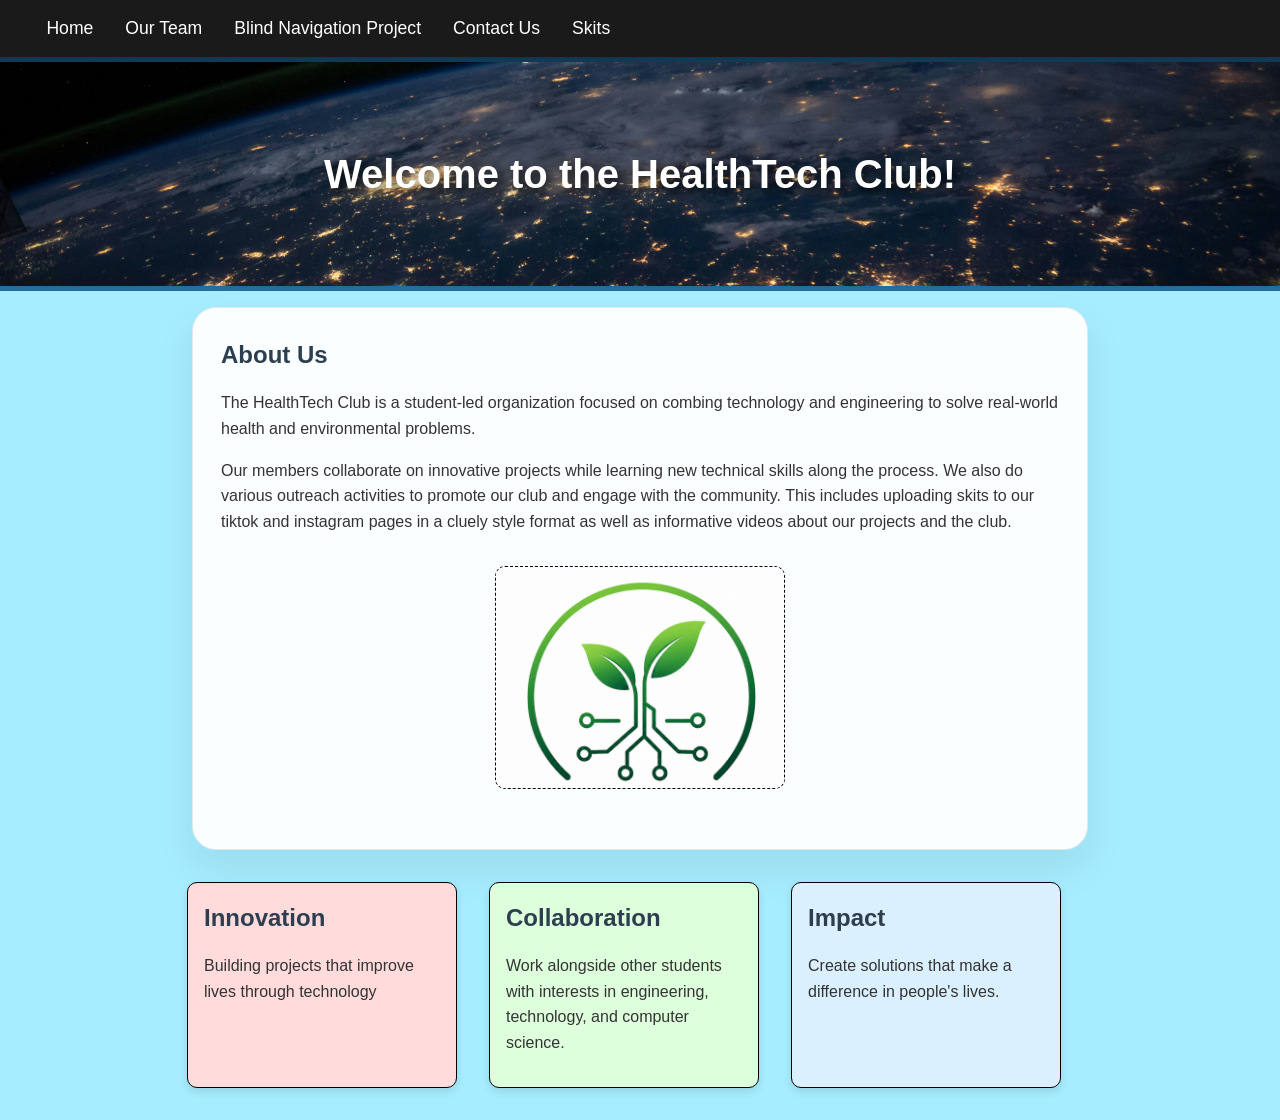
<file: index.html>
<!DOCTYPE html>
<html lang="en">
<head>
    <meta charset="UTF-8">
    <meta name="viewport" content="width=device-width, initial-scale=1.0">
    <title>The HealthTech Club</title>
    <link rel="stylesheet" href="styles.css" />
</head>
<body id = "homeBody">
    <div>
        <nav>
            <ul>
                <li><a href="index.html">Home</a></li>
                <li><a href="ourmembers.html">Our Team</a></li>
                <li><a href="blind.html">Blind Navigation Project</a></li>
                <li><a href="contact.html">Contact Us</a></li>
                <li><a href="skits.html">Skits</a></li>
            </ul>
        </nav>
        <h1 id="home-header">Welcome to the HealthTech Club!</h1>
        <section id="about" class="card fade-in">
                <h2 class = "subheading">About Us</h2>
                <p class = "homeP">
                    The HealthTech Club is a student-led organization focused on combing technology and engineering to solve real-world health and environmental problems. 
                </p>
                <p>
                    Our members collaborate on innovative projects while learning new technical skills along the process. We also do various outreach activities to promote our club and engage with the community. This includes uploading skits to our tiktok and instagram pages in a cluely style format as well as informative videos about our projects and the club.
                </p>
                <img src="Images/healthTechLogo1.png" class = "homeImage"/>
        </section>
        
        <div class = "goalsCards fade-in">
            <section id="invCard">    
                <h2 class = "subheading">Innovation</h2>
                <p class = "homeP">
                    Building projects that improve lives through technology
                </p>
            </section>
            <section id="colCard">    
                <h2 class = "subheading">Collaboration</h2>
                <p class = "homeP">
                    Work alongside other students with interests in engineering, technology, and computer science.
                </p>
            </section>
            <section id="impCard">    
                <h2 class = "subheading">Impact</h2>
                <p class = "homeP">
                    Create solutions that make a difference in people's lives.
                </p>
            </section>
        </div>
    </div>
    <script src="script.js"></script>
</body>
</html>
</file>
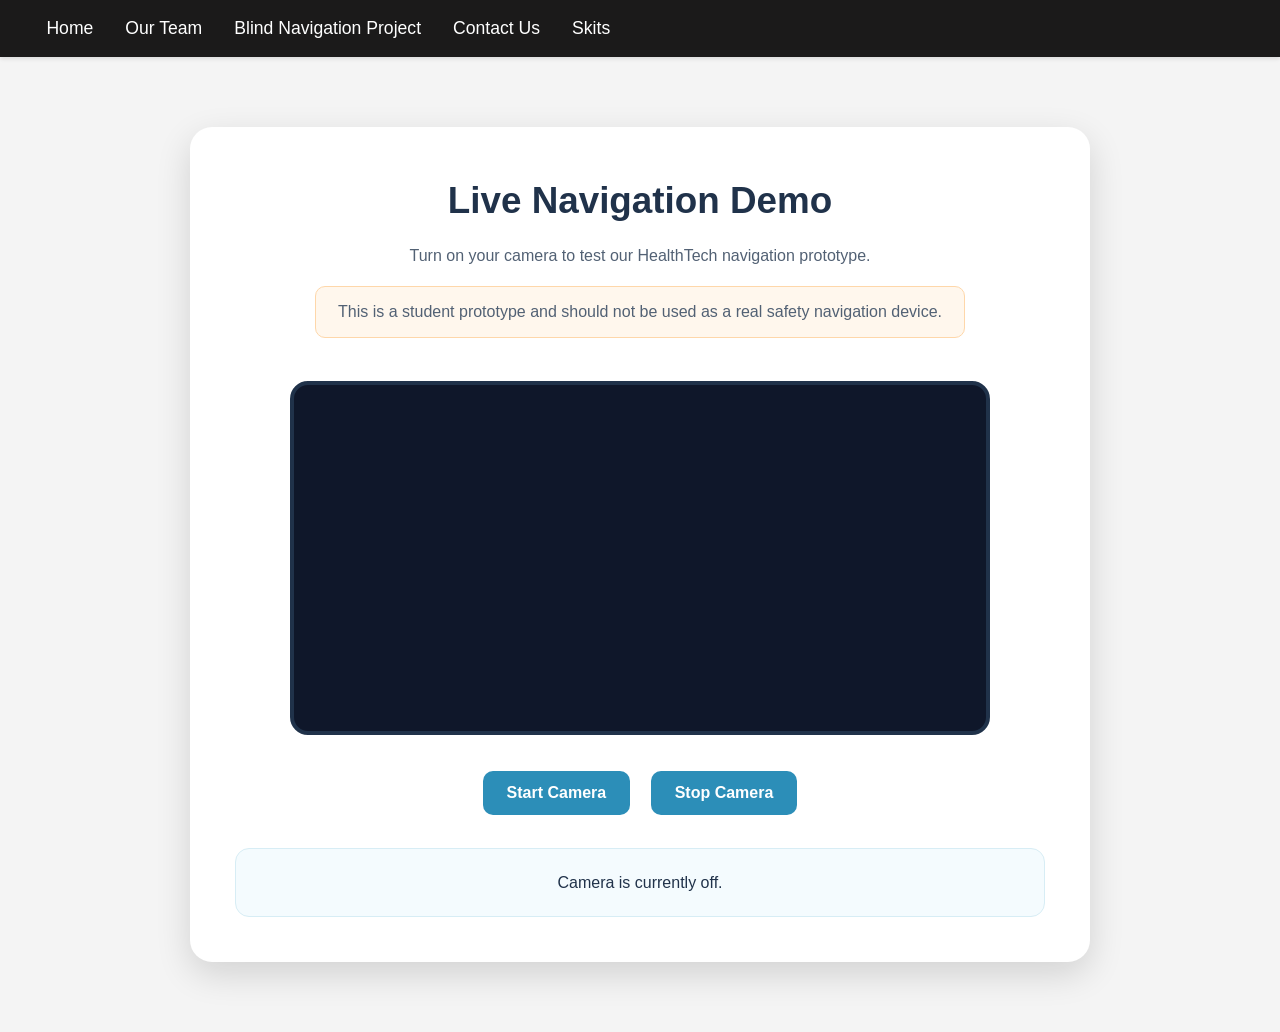
<file: blind.html>
<!DOCTYPE html>
<html lang="en">
<head>
  <meta charset="UTF-8">
  <meta name="viewport" content="width=device-width, initial-scale=1.0">
  <title>Blind Navigation Demo</title>
  <link rel="stylesheet" href="styles.css">
</head>
<body>
    <div>
        <nav>
            <ul>
                <li><a href="index.html">Home</a></li>
                <li><a href="ourmembers.html">Our Team</a></li>
                <li><a href="blind.html">Blind Navigation Project</a></li>
                <li><a href="contact.html">Contact Us</a></li>
                <li><a href="skits.html">Skits</a></li>
            </ul>
        </nav>
    </div>
    <section class="camera-demo">
        <h1>Live Navigation Demo</h1>

        <p>
        Turn on your camera to test our HealthTech navigation prototype.
        </p>

        <p class="demo-warning">
        This is a student prototype and should not be used as a real safety navigation device.
        </p>

        <video id="camera" autoplay playsinline></video>

        <div class="demo-buttons">
        <button id="startCamera">Start Camera</button>
        <button id="stopCamera">Stop Camera</button>
        </div>

        <div id="navigationResult" class="result-box">
        Camera is currently off.
        </div>
    </section>
    <script src="script.js"></script>
</body>
</html>
</file>
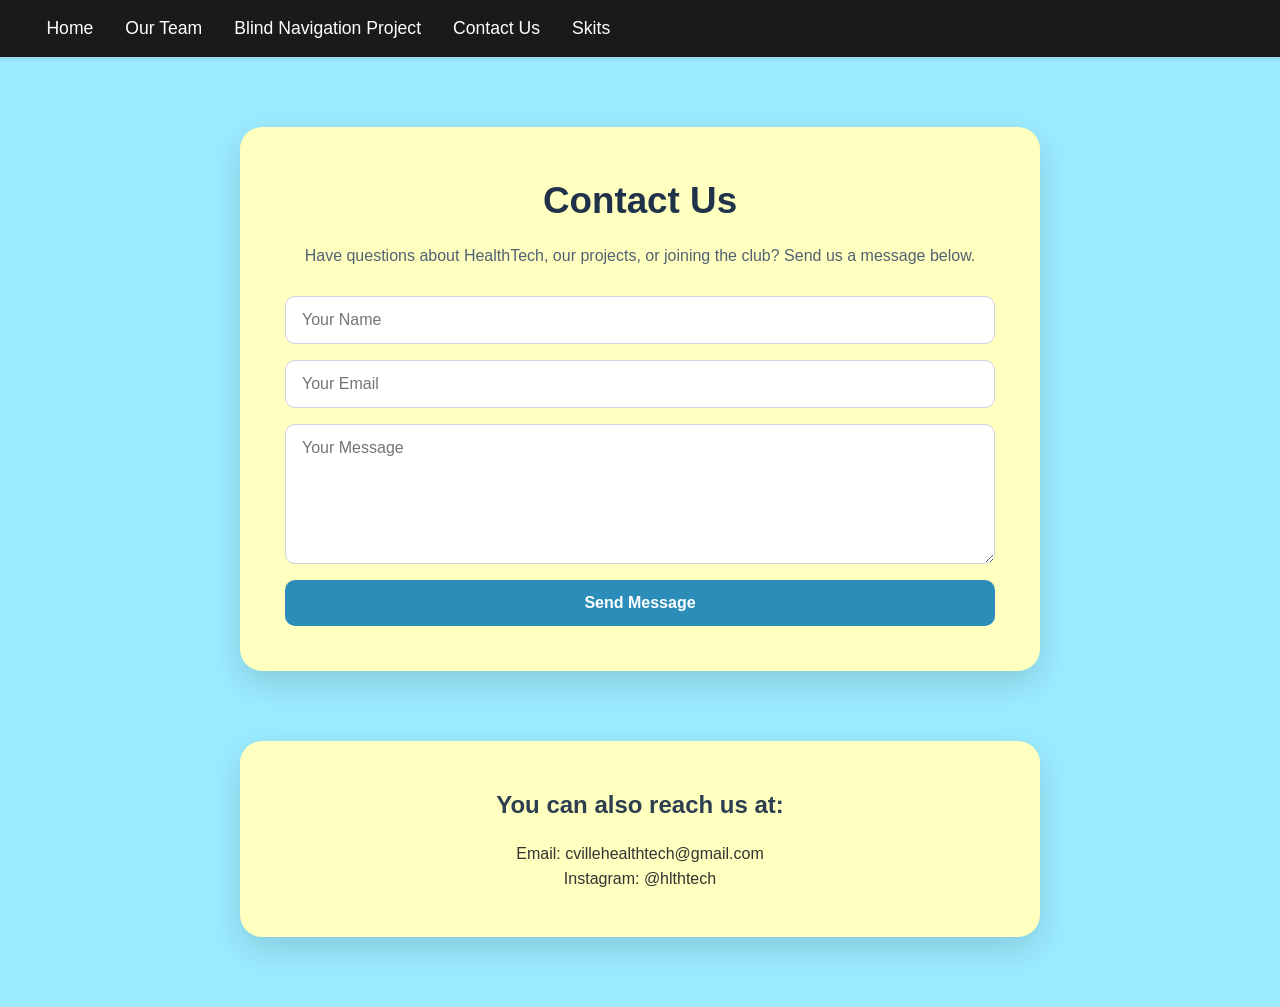
<file: contact.html>
<!DOCTYPE html>
<html lang="en">
<head>
	<meta charset="UTF-8">
	<meta name="viewport" content="width=device-width, initial-scale=1.0">
	<title>Contact</title>
	<link rel="stylesheet" href="styles.css" />
</head>
<body id="contactBody">
	<div>
		<nav>
			<ul>
				<li><a href="index.html">Home</a></li>
				<li><a href="ourmembers.html">Our Team</a></li>
                <li><a href="blind.html">Blind Navigation Project</a></li>
                <li><a href="contact.html">Contact Us</a></li>
                <li><a href="skits.html">Skits</a></li>
			</ul>
		</nav>

	</div>
	<section class="contact-section fade-in">
		<h1>Contact Us</h1>
		<p>
			Have questions about HealthTech, our projects, or joining the club?
			Send us a message below.
		</p>

		<form id="contactForm" action="https://formspree.io/f/xrenvzqd" method="POST" class="contact-form" autocomplete="off">
			<input type="text" name="name" placeholder="Your Name" required>

			<input type="email" name="email" placeholder="Your Email" required>

			<textarea name="message" placeholder="Your Message" required></textarea>

			<button type="submit">Send Message</button>
		</form>
	</section>
	<section class="contact-footer">
		<h2 class = "subheading">You can also reach us at:</h2>
		<p>
			Email: cvillehealthtech@gmail.com 
			<br>
			Instagram: @hlthtech
		</p>
    <script src="script.js"></script>
</body>
</html>
</file>
<file: styles.css>
* {
    margin: 0;
    padding: 0;
    box-sizing: border-box;
}

body {
    font-family: Arial, sans-serif;
    line-height: 1.6;
    color: #333;
    background-color: #f4f4f4;
}

header {
    background-color: #2c3e50;
    color: #fff;
    padding: 1rem 0;
    position: sticky;
    top: 0;
    box-shadow: 0 2px 5px rgba(0, 0, 0, 0.1);
}

header h1 {
    margin-left: 2rem;
    margin-bottom: 1rem;
}

nav ul {
    list-style: none;
    display: flex;
    margin-left: 2rem;
    gap: 2rem;
}

nav a {
    color: #ffffff;
    text-decoration: none;
    transition: color 0.3s;
    font-size: 1.1rem;
}

nav a:hover {
    color: #db5e34;
    transform: scale(1.1);
    font-weight: bold;
} 


nav {
	background: #1b1a1a;
	color: #fff;
    position: sticky;
	top: 0;
	padding: 0.9rem;
	z-index: 100;
	box-shadow: 0 2px 4px rgba(0, 0, 0, 0.1);
}

main {
    max-width: 1000px;
    margin: 2rem auto;
    padding: 0 2rem;
}

section {
    background-color: #fff;
    padding: 2rem;
    margin-bottom: 2rem;
    border-radius: 5px;
    box-shadow: 0 2px 10px rgba(0, 0, 0, 0.1);
}

section h2 {
    color: #2c3e50;
    margin-bottom: 1rem;
}

button {
    background-color: #3498db;
    color: #fff;
    padding: 0.75rem 1.5rem;
    border: none;
    border-radius: 5px;
    cursor: pointer;
    font-size: 1rem;
    transition: background-color 0.3s;
}

button:hover {
    background-color: #2980b9;
}

button.active {
    background-color: #27ae60;
}

footer {
    background-color: #2c3e50;
    color: #fff;
    text-align: center;
    padding: 2rem 0;
    margin-top: 2rem;
}

#home-header {
    background-image: url(Images/nasa-Q1p7bh3SHj8-unsplash.jpg);
    background-size: cover;
    background-position: center;
    color: #fff;
    text-align: center;
    padding: 5rem 2rem;
    border-bottom: 5px solid #266c9b;
    border-top: 5px solid #143b55;
    text-shadow: 4px 4px 8px rgba(0, 0, 0, 0.7);
    font-size: 2.5rem;
}

.card {
	background: rgba(255,255,255,0.95);
	border: 1px solid rgba(148,163,184,0.25);
	border-radius: 24px;
	padding: 1.75rem;
	box-shadow: 0 18px 40px rgba(0, 0, 0, 0.08);
    margin-top: 1rem;
    width: 70%;
    max-width: 900px;
    margin: 1rem auto;
}

section {
	margin-top: 1.5rem;
}

.memberImage {
    width: 220px;
    height: 150px;
    border-radius: 12%;
    border: 1px solid #000000;
    object-fit: cover;
    margin-bottom: 1rem;
}

.memberCard {
    background-color: #f0ff81;
    padding: 2rem;
    margin-top: 1rem;
    margin-right: 4rem;
    border-radius: 10px;
    border: 1px solid #000000;
    box-shadow: 0 4px 8px rgba(0, 0, 0, 0.1);
    text-align: center;
    max-width: 360px;
}

.members {
    display: flex;
    flex-wrap: wrap;
    justify-content: center;
    padding-left: 2rem;
    padding-right: 2rem;
}

.goalsCards {
    display: flex;
    flex-wrap: wrap;
    justify-content: center;
    padding-left: 2rem;
    padding-right: 2rem;
}

.funFact {
    margin-top: 1rem;
    font-style: italic;
}

#membersBody {
    background-color: #a6edff;
}

#homeBody {
    background-color: #a6edff;
}

.homeP {
    margin-bottom: 1rem;
}

.homeImage {
    width: 290px;
    height: 280px;
    border-radius: 12%;
    border: 1px dashed #000000;
    object-fit: cover;
    max-width: 600px;
    height: auto;
    display: block;
    margin: 2rem auto;
    border-radius: 10px;
}

#membersHeader {
    background-image: url(Images/membersBackground.png);
    background-size: contain;
    background-position: center;
    color: #fff;
    text-align: center;
    padding: 5rem 2rem;
    border-bottom: 5px solid #266c9b;
    border-top: 5px solid #143b55;
    text-shadow: 4px 4px 8px rgba(0, 0, 0, 0.7);
    font-size: 2.5rem;
    margin-bottom: 2rem;
}

#invCard {
    background-color: #ffdbdb;
    padding: 1rem;
    margin-top: 1rem;
    margin-right: 2rem;
    border-radius: 10px;
    border: 1px solid #000000;
    box-shadow: 0 4px 8px rgba(0, 0, 0, 0.1);
    text-align: left;
    max-width: 270px;
}

#colCard {
    background-color: #ddffdb;
    padding: 1rem;
    margin-top: 1rem;
    margin-right: 2rem;
    border-radius: 10px;
    border: 1px solid #000000;
    box-shadow: 0 4px 8px rgba(0, 0, 0, 0.1);
    text-align: left;
    max-width: 270px;
}

#impCard {
    background-color: #dbf0ff;
    padding: 1rem;
    margin-top: 1rem;
    margin-right: 2rem;
    border-radius: 10px;
    border: 1px solid #000000;
    box-shadow: 0 4px 8px rgba(0, 0, 0, 0.1);
    text-align: left;
    max-width: 270px;
}

.fade-in {
	opacity: 0;
	transform: translateY(10px);
}

.fade-in.visible {
	animation: fadeIn 2s ease forwards;
}

/* All about the contact section */
#contactBody {
    background-color: #9cebff;
}
.contact-section {
  max-width: 800px;
  margin: 70px auto;
  padding: 45px;
  background: rgb(255, 255, 191);
  border-radius: 22px;
  text-align: center;
  box-shadow: 0 12px 35px rgba(0, 0, 0, 0.14);
}

.contact-section h1 {
  color: #20324a;
  font-size: 2.3rem;
  margin-bottom: 12px;
}

.contact-section p {
  color: #526174;
  line-height: 1.6;
  margin-bottom: 28px;
}

.contact-form {
  display: flex;
  flex-direction: column;
  gap: 16px;
}

.contact-form input,
.contact-form textarea {
  padding: 14px 16px;
  border: 1px solid #cbd5e1;
  border-radius: 10px;
  font-size: 1rem;
  font-family: inherit;
}

.contact-form textarea {
  min-height: 140px;
  resize: vertical;
}

.contact-form button {
  padding: 14px;
  border: none;
  background: #2c8eb8;
  color: white;
  border-radius: 10px;
  font-size: 1rem;
  font-weight: bold;
  cursor: pointer;
}

.contact-form button:hover {
  background: #236f90;
}

.contact-footer {
max-width: 800px;
margin: 70px auto;
padding: 45px;
background: rgb(255, 255, 191);
border-radius: 22px;
text-align: center;
box-shadow: 0 12px 35px rgba(0, 0, 0, 0.14);
} 

/* css for blind page */
.camera-demo {
  max-width: 900px;
  margin: 70px auto;
  padding: 45px;
  background: white;
  border-radius: 22px;
  text-align: center;
  box-shadow: 0 12px 35px rgba(0, 0, 0, 0.14);
}

.camera-demo h1 {
  color: #20324a;
  font-size: 2.3rem;
  margin-bottom: 12px;
}

.camera-demo p {
  color: #526174;
  line-height: 1.6;
}

.demo-warning {
  margin: 18px auto;
  padding: 12px 16px;
  max-width: 650px;
  background: #fff7ed;
  color: #9a3412;
  border: 1px solid #fed7aa;
  border-radius: 10px;
}

#camera {
  width: 100%;
  max-width: 700px;
  margin-top: 25px;
  border-radius: 18px;
  background: #0f172a;
  border: 4px solid #20324a;
}

.demo-buttons {
  margin-top: 20px;
}

.demo-buttons button {
  margin: 8px;
  padding: 13px 24px;
  background: #2c8eb8;
  color: white;
  border: none;
  border-radius: 10px;
  font-weight: bold;
  cursor: pointer;
}

.demo-buttons button:hover {
  background: #236f90;
}

.result-box {
  margin-top: 25px;
  padding: 20px;
  background: #f4fbfe;
  border: 1px solid #d7edf5;
  border-radius: 14px;
  color: #20324a;
  line-height: 1.7;
}

@keyframes fadeIn {
	from {
		opacity: 0;
		transform: translateY(10px);
	}
	to {
		opacity: 1;
		transform: translateY(0px);
	}
}

/* Makes it look better on mobile devices */
@media (max-width: 768px) {
  nav ul {
    flex-direction: column;
    align-items: center;
    gap: 0.75rem;
    margin-left: 0;
  }

  nav {
    padding: 0.75rem;
  }

  #home-header,
  #membersHeader {
    padding: 2.5rem 1rem;
    font-size: 1.8rem;
  }

  .members,
  .goalsCards {
    padding-left: 1rem;
    padding-right: 1rem;
  }

  .memberCard,
  .card,
  .contact-section,
  .contact-footer {
    width: 100%;
    max-width: none;
    margin-right: 0;
    padding: 1rem;
  }

  .homeImage,
  .memberImage {
    width: 100%;
    max-width: 100%;
    height: auto;
  }

  main {
    padding: 0 1rem;
  }
}
</file>
